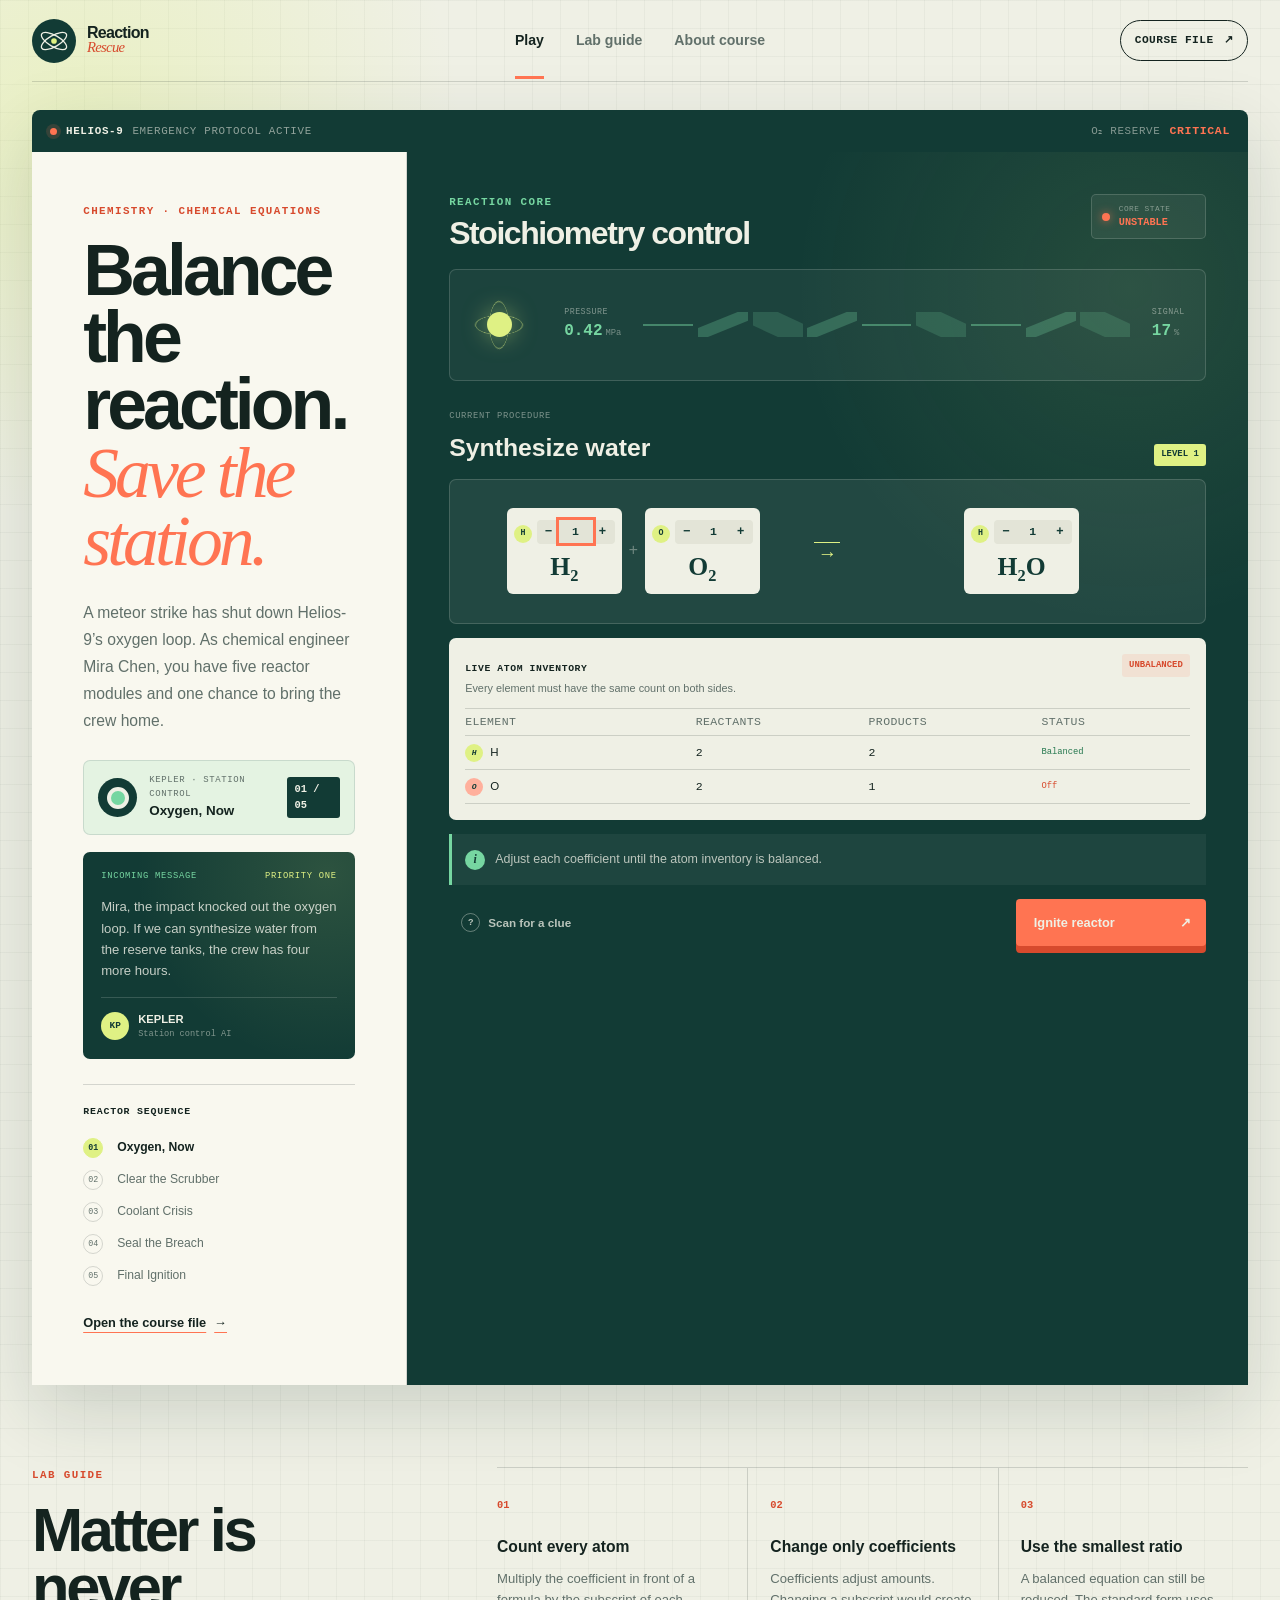
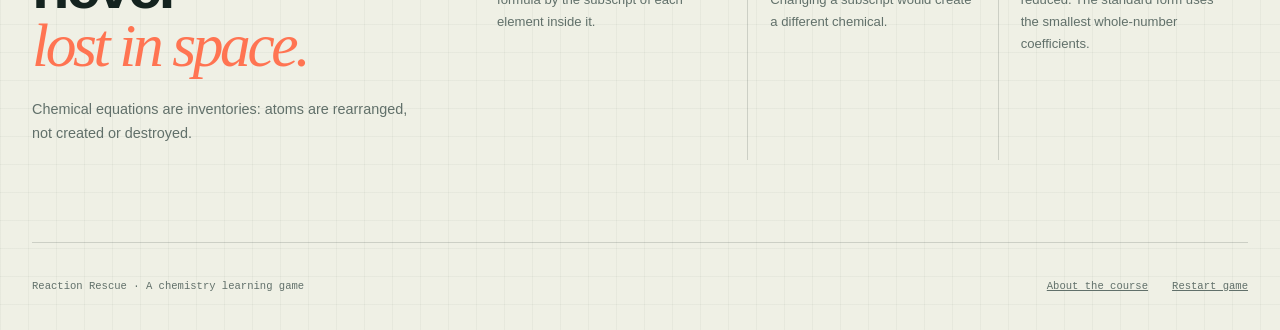
<file: index.html>
<!doctype html>
<html lang="en">
<head>
  <meta charset="utf-8">
  <meta name="viewport" content="width=device-width, initial-scale=1">
  <meta name="description" content="Reaction Rescue is a story-driven chemistry game about balancing chemical equations.">
  <meta name="theme-color" content="#eff0e5">
  <title>Reaction Rescue: Station Zero — Chemistry Game</title>
  <link rel="stylesheet" href="styles.css">
  <script src="game.js" defer></script>
</head>
<body>
  <a class="skip-link" href="#game">Skip to game</a>

  <header class="site-header">
    <a class="brand" href="index.html" aria-label="Reaction Rescue home">
      <span class="brand-symbol" aria-hidden="true">
        <svg viewBox="0 0 48 48">
          <circle cx="24" cy="24" r="4"></circle>
          <ellipse cx="24" cy="24" rx="20" ry="8" transform="rotate(30 24 24)"></ellipse>
          <ellipse cx="24" cy="24" rx="20" ry="8" transform="rotate(-30 24 24)"></ellipse>
        </svg>
      </span>
      <span class="brand-type">
        <strong>Reaction</strong>
        <strong>Rescue</strong>
      </span>
    </a>

    <nav class="site-nav" aria-label="Main navigation">
      <a href="index.html" aria-current="page">Play</a>
      <a href="#lab-guide">Lab guide</a>
      <a href="about.html">About course</a>
    </nav>

    <a class="outline-link" href="about.html">Course file <span aria-hidden="true">↗</span></a>
  </header>

  <main id="game">
    <section class="game-shell" aria-labelledby="game-title">
      <div class="alert-strip">
        <div>
          <span class="alert-pulse" aria-hidden="true"></span>
          <strong>Helios-9</strong>
          <span>Emergency protocol active</span>
        </div>
        <div class="alert-readout">
          <span>O₂ reserve</span>
          <strong>CRITICAL</strong>
        </div>
      </div>

      <div class="game-grid">
        <aside class="mission-panel">
          <p class="eyebrow">Chemistry · Chemical equations</p>
          <h1 id="game-title">Balance the reaction.<br><em>Save the station.</em></h1>
          <p class="intro">
            A meteor strike has shut down Helios-9’s oxygen loop. As chemical engineer Mira Chen, you have five reactor modules and one chance to bring the crew home.
          </p>

          <div class="station-status">
            <div class="status-avatar" aria-hidden="true">
              <span class="status-eye"></span>
            </div>
            <div>
              <small>KEPLER · STATION CONTROL</small>
              <strong id="missionName">Oxygen, Now</strong>
            </div>
            <span class="round-badge" id="roundBadge">01 / 05</span>
          </div>

          <div class="story-card">
            <div class="story-meta">
              <span>Incoming message</span>
              <span id="storyTag">Priority one</span>
            </div>
            <p id="storyText">
              Mira, the impact knocked out the oxygen loop. If we can synthesize water from the reserve tanks, the crew has four more hours.
            </p>
            <div class="story-signature">
              <span aria-hidden="true">KP</span>
              <div><strong>KEPLER</strong><small>Station control AI</small></div>
            </div>
          </div>

          <div class="mission-path">
            <p>Reactor sequence</p>
            <ol id="missionPath"></ol>
          </div>

          <a class="inline-link" href="about.html">Open the course file <span aria-hidden="true">→</span></a>
        </aside>

        <section class="lab-panel" aria-labelledby="console-title">
          <div class="lab-heading">
            <div>
              <p class="eyebrow">Reaction core</p>
              <h2 id="console-title">Stoichiometry control</h2>
            </div>
            <div class="lab-status">
              <span id="labStatusDot" aria-hidden="true"></span>
              <div><small>Core state</small><strong id="coreState">UNSTABLE</strong></div>
            </div>
          </div>

          <div class="reactor-band" aria-hidden="true">
            <div class="reactor-orb">
              <span class="orb-core"></span>
              <span class="orb-ring ring-one"></span>
              <span class="orb-ring ring-two"></span>
            </div>
            <div class="reactor-vitals">
              <span>Pressure</span><strong id="pressureValue">0.42</strong><i>MPa</i>
            </div>
            <div class="reactor-trace">
              <span></span><span></span><span></span><span></span><span></span><span></span><span></span><span></span><span></span>
            </div>
            <div class="reactor-vitals">
              <span>Signal</span><strong id="signalValue">17</strong><i>%</i>
            </div>
          </div>

          <div class="challenge-heading">
            <div>
              <span class="challenge-label">Current procedure</span>
              <h3 id="challengeTitle">Synthesize water</h3>
            </div>
            <span class="difficulty" id="difficultyLabel">Level 1</span>
          </div>

          <div class="equation-card" aria-label="Chemical equation">
            <div class="equation-side" id="reactants"></div>
            <div class="equation-arrow" aria-hidden="true">
              <span></span>
              <b>→</b>
            </div>
            <div class="equation-side" id="products"></div>
          </div>

          <div class="balance-panel">
            <div class="balance-heading">
              <div>
                <span>Live atom inventory</span>
                <p>Every element must have the same count on both sides.</p>
              </div>
              <span class="balance-state" id="balanceState">Unbalanced</span>
            </div>
            <div class="atom-table" role="table" aria-label="Atom count comparison">
              <div class="atom-row atom-head" role="row">
                <span role="columnheader">Element</span>
                <span role="columnheader">Reactants</span>
                <span role="columnheader">Products</span>
                <span role="columnheader">Status</span>
              </div>
              <div id="atomRows"></div>
            </div>
          </div>

          <div class="feedback" id="feedback" aria-live="polite">
            <span class="feedback-bullet" aria-hidden="true">i</span>
            <span id="feedbackText">Adjust each coefficient until the atom inventory is balanced.</span>
          </div>

          <div class="action-row">
            <button class="hint-button" id="hintButton" type="button">
              <span aria-hidden="true">?</span> Scan for a clue
            </button>
            <button class="ignite-button" id="igniteButton" type="button">
              <span>Ignite reactor</span>
              <span aria-hidden="true">↗</span>
            </button>
          </div>
        </section>
      </div>
    </section>

    <section class="lab-guide" id="lab-guide" aria-labelledby="guide-title">
      <div class="guide-copy">
        <p class="eyebrow">Lab guide</p>
        <h2 id="guide-title">Matter is never<br><em>lost in space.</em></h2>
        <p>Chemical equations are inventories: atoms are rearranged, not created or destroyed.</p>
      </div>
      <div class="guide-cards">
        <article>
          <span>01</span>
          <h3>Count every atom</h3>
          <p>Multiply the coefficient in front of a formula by the subscript of each element inside it.</p>
        </article>
        <article>
          <span>02</span>
          <h3>Change only coefficients</h3>
          <p>Coefficients adjust amounts. Changing a subscript would create a different chemical.</p>
        </article>
        <article>
          <span>03</span>
          <h3>Use the smallest ratio</h3>
          <p>A balanced equation can still be reduced. The standard form uses the smallest whole-number coefficients.</p>
        </article>
      </div>
    </section>
  </main>

  <footer class="site-footer">
    <p>Reaction Rescue · A chemistry learning game</p>
    <div>
      <a href="about.html">About the course</a>
      <a href="index.html">Restart game</a>
    </div>
  </footer>

  <dialog class="completion-dialog" id="completionDialog">
    <span class="completion-symbol" aria-hidden="true">⌁</span>
    <p class="eyebrow">Station stabilized</p>
    <h2 id="completionTitle">Helios-9 breathes again.</h2>
    <p id="completionMessage">
      The reactor reaches full power. Every element balances, every chamber holds, and the station waits safely for the rescue crew.
    </p>
    <div class="completion-stats">
      <span>Final score<strong id="finalScore">0</strong></span>
      <span>Accuracy<strong id="finalAccuracy">0%</strong></span>
    </div>
    <button class="ignite-button" id="replayButton" type="button">
      <span>Rerun the rescue</span>
      <span aria-hidden="true">↻</span>
    </button>
  </dialog>
</body>
</html>
</file>
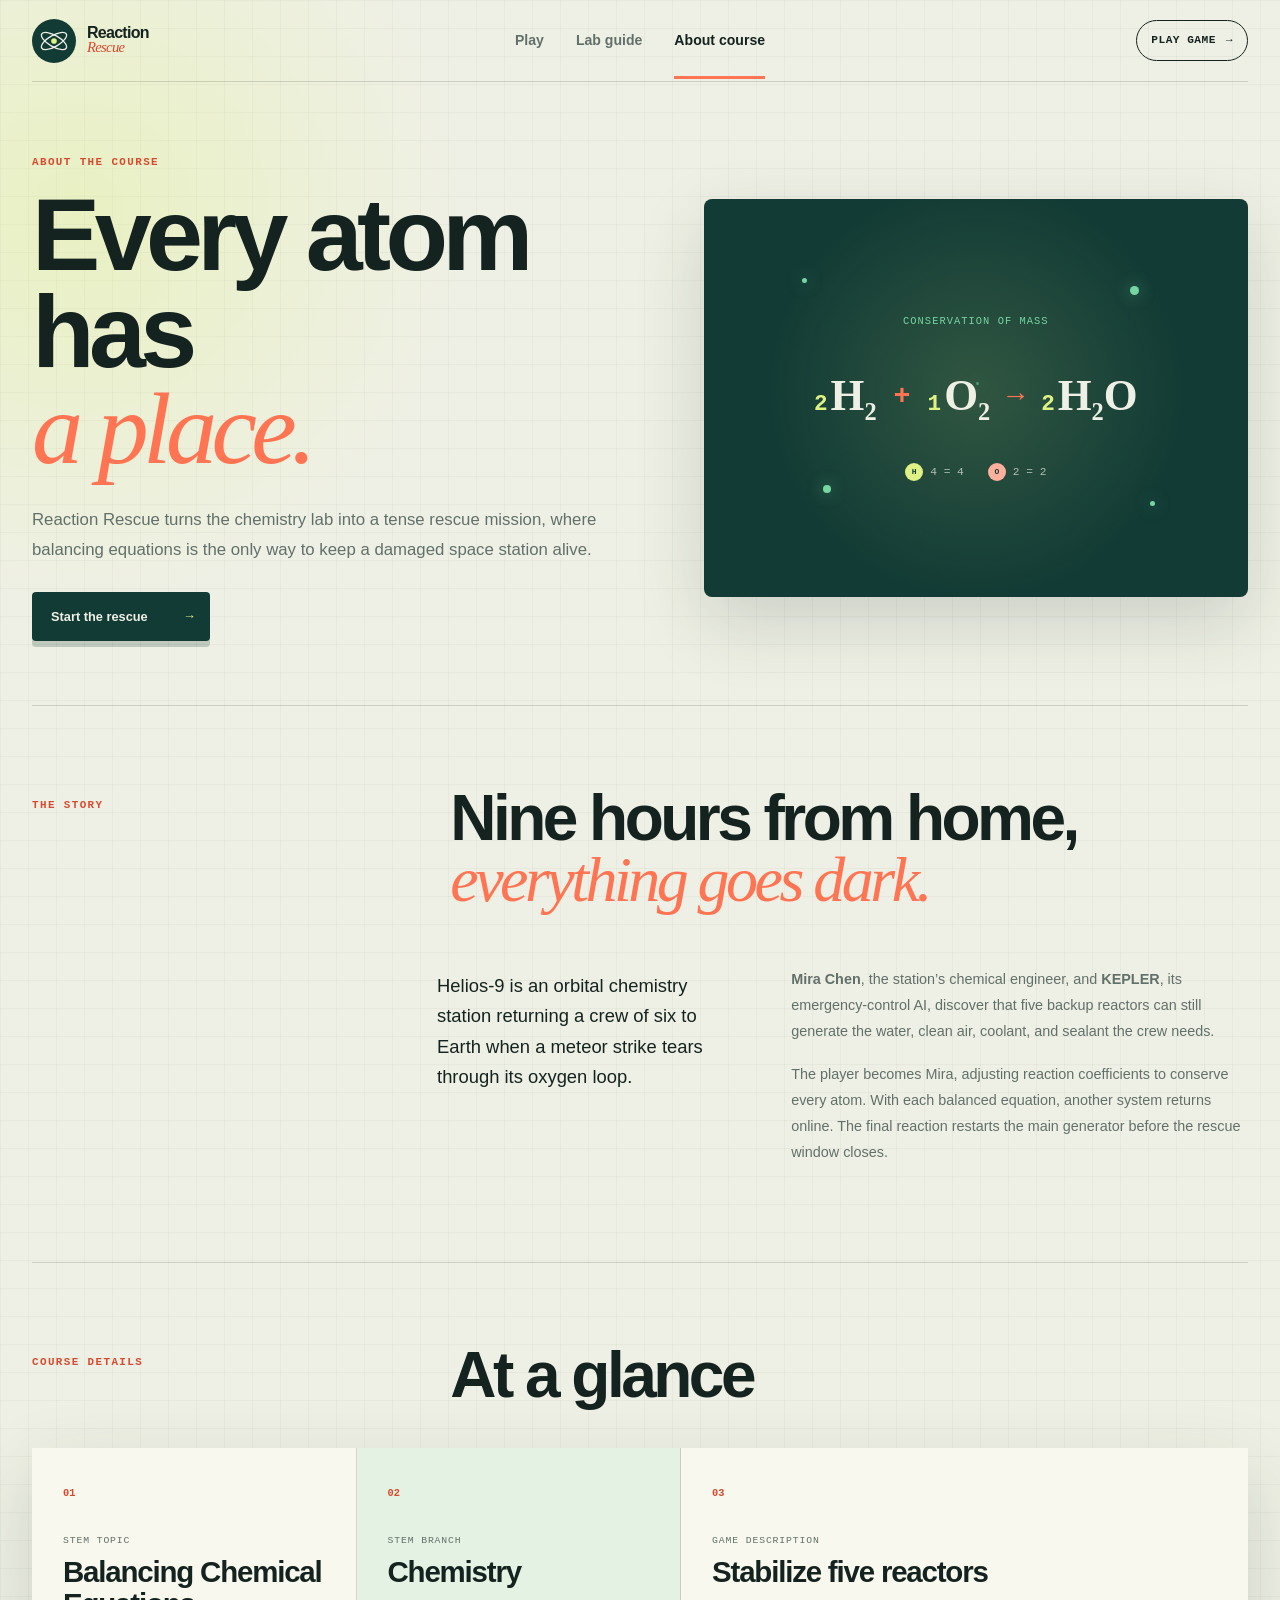
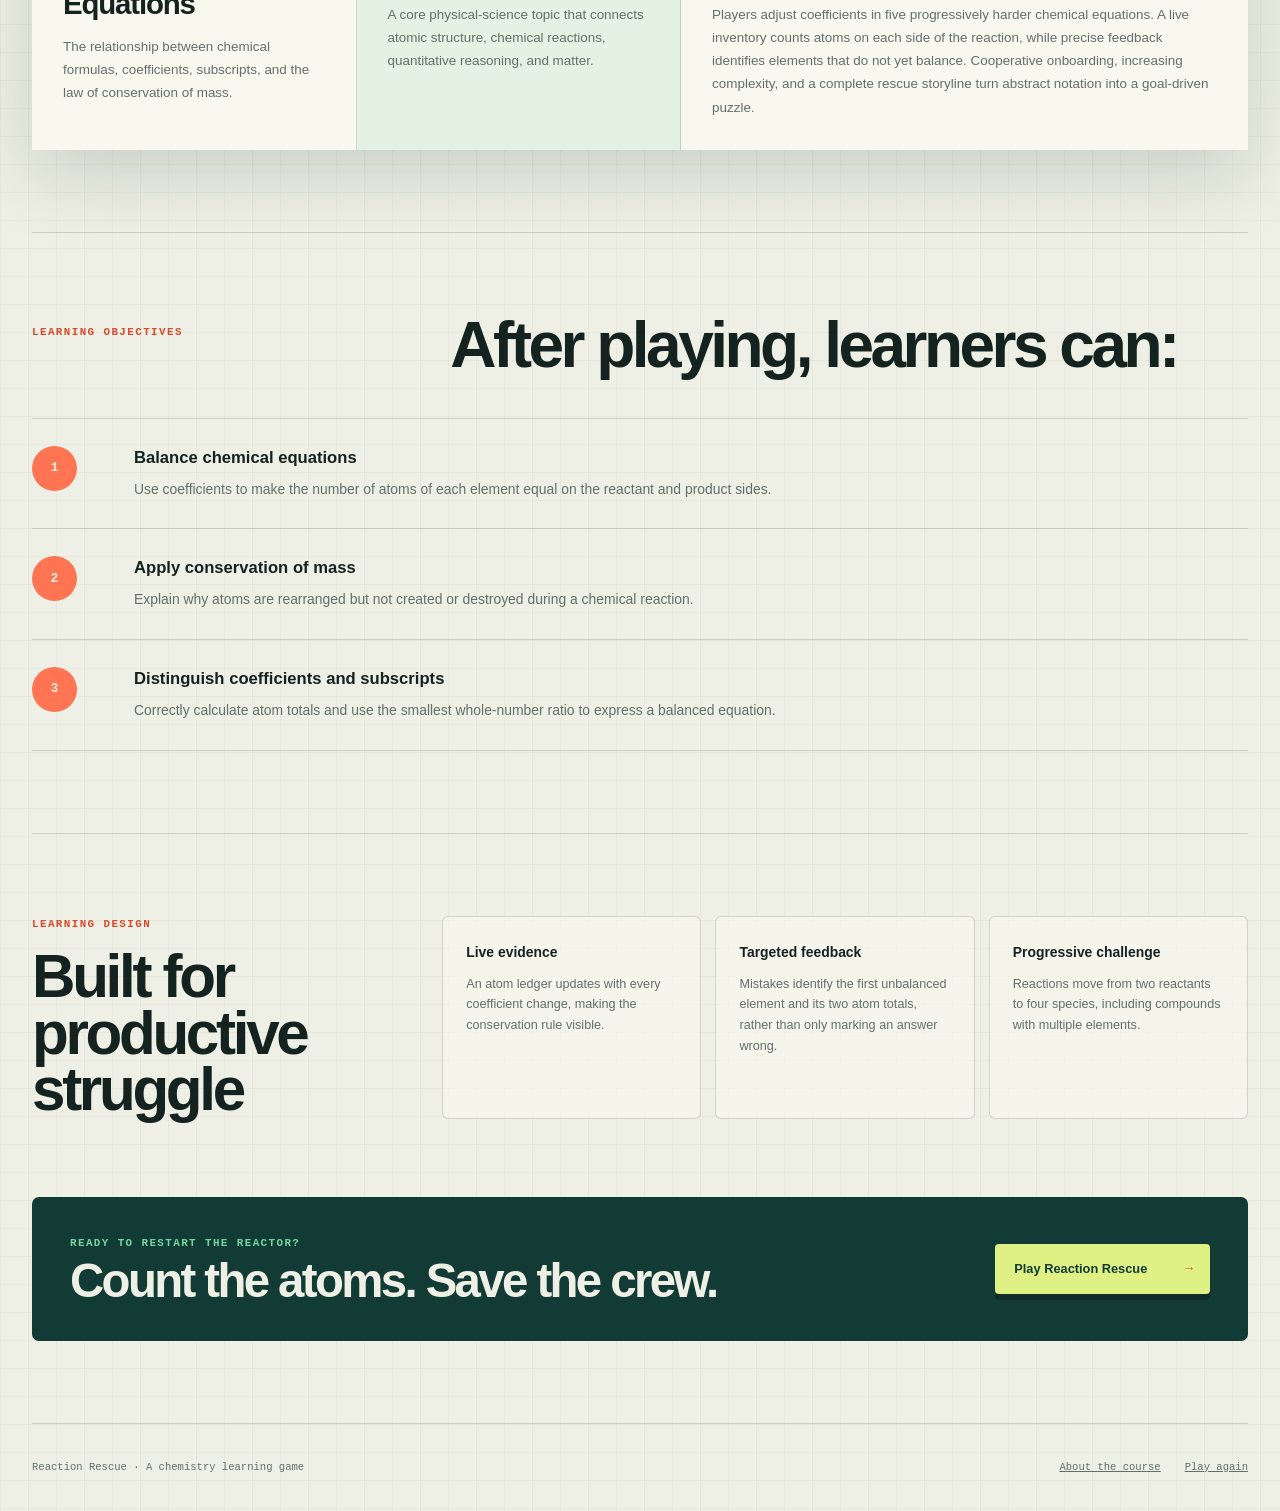
<file: about.html>
<!doctype html>
<html lang="en">
<head>
  <meta charset="utf-8">
  <meta name="viewport" content="width=device-width, initial-scale=1">
  <meta name="description" content="Course information for Reaction Rescue, a chemistry game about balancing equations.">
  <meta name="theme-color" content="#eff0e5">
  <title>About the Course — Reaction Rescue: Station Zero</title>
  <link rel="stylesheet" href="styles.css">
</head>
<body class="about-page">
  <a class="skip-link" href="#course-content">Skip to course information</a>

  <header class="site-header">
    <a class="brand" href="index.html" aria-label="Reaction Rescue home">
      <span class="brand-symbol" aria-hidden="true">
        <svg viewBox="0 0 48 48">
          <circle cx="24" cy="24" r="4"></circle>
          <ellipse cx="24" cy="24" rx="20" ry="8" transform="rotate(30 24 24)"></ellipse>
          <ellipse cx="24" cy="24" rx="20" ry="8" transform="rotate(-30 24 24)"></ellipse>
        </svg>
      </span>
      <span class="brand-type">
        <strong>Reaction</strong>
        <strong>Rescue</strong>
      </span>
    </a>

    <nav class="site-nav" aria-label="Main navigation">
      <a href="index.html">Play</a>
      <a href="index.html#lab-guide">Lab guide</a>
      <a href="about.html" aria-current="page">About course</a>
    </nav>

    <a class="outline-link" href="index.html">Play game <span aria-hidden="true">→</span></a>
  </header>

  <main class="about-main" id="course-content">
    <section class="about-hero" aria-labelledby="about-title">
      <div>
        <p class="eyebrow">About the course</p>
        <h1 class="about-title" id="about-title">Every atom has<br><em>a place.</em></h1>
        <p class="about-lead">
          Reaction Rescue turns the chemistry lab into a tense rescue mission, where balancing equations is the only way to keep a damaged space station alive.
        </p>
        <a class="start-button" href="index.html"><span>Start the rescue</span><span aria-hidden="true">→</span></a>
      </div>

      <div class="about-equation" aria-label="Balanced equation example">
        <div class="equation-ambient">
          <span></span><span></span><span></span><span></span><span></span>
        </div>
        <p>Conservation of mass</p>
        <div class="big-equation">
          <span><b>2</b>H<sub>2</sub></span>
          <i>+</i>
          <span><b>1</b>O<sub>2</sub></span>
          <i>→</i>
          <span><b>2</b>H<sub>2</sub>O</span>
        </div>
        <div class="equation-totals">
          <span><i class="element-dot">H</i>4 = 4</span>
          <span><i class="element-dot" data-element="O">O</i>2 = 2</span>
        </div>
      </div>
    </section>

    <section class="about-section story-section" aria-labelledby="story-title">
      <div class="about-section-title">
        <p class="eyebrow">The story</p>
        <h2 id="story-title">Nine hours from home,<br><em>everything goes dark.</em></h2>
      </div>
      <div class="story-columns">
        <p class="large-copy">
          Helios-9 is an orbital chemistry station returning a crew of six to Earth when a meteor strike tears through its oxygen loop.
        </p>
        <div>
          <p>
            <b>Mira Chen</b>, the station’s chemical engineer, and <b>KEPLER</b>, its emergency-control AI, discover that five backup reactors can still generate the water, clean air, coolant, and sealant the crew needs.
          </p>
          <p>
            The player becomes Mira, adjusting reaction coefficients to conserve every atom. With each balanced equation, another system returns online. The final reaction restarts the main generator before the rescue window closes.
          </p>
        </div>
      </div>
    </section>

    <section class="about-section" aria-labelledby="course-facts-title">
      <div class="about-section-title">
        <p class="eyebrow">Course details</p>
        <h2 id="course-facts-title">At a glance</h2>
      </div>
      <div class="course-grid">
        <article class="course-fact">
          <span>01</span>
          <p>STEM topic</p>
          <h3>Balancing Chemical Equations</h3>
          <p>The relationship between chemical formulas, coefficients, subscripts, and the law of conservation of mass.</p>
        </article>
        <article class="course-fact course-fact-green">
          <span>02</span>
          <p>STEM branch</p>
          <h3>Chemistry</h3>
          <p>A core physical-science topic that connects atomic structure, chemical reactions, quantitative reasoning, and matter.</p>
        </article>
        <article class="course-fact">
          <span>03</span>
          <p>Game description</p>
          <h3>Stabilize five reactors</h3>
          <p>
            Players adjust coefficients in five progressively harder chemical equations. A live inventory counts atoms on each side of the reaction, while precise feedback identifies elements that do not yet balance. Cooperative onboarding, increasing complexity, and a complete rescue storyline turn abstract notation into a goal-driven puzzle.
          </p>
        </article>
      </div>
    </section>

    <section class="about-section objectives" aria-labelledby="objectives-title">
      <div class="about-section-title">
        <p class="eyebrow">Learning objectives</p>
        <h2 id="objectives-title">After playing, learners can:</h2>
      </div>
      <ol>
        <li>
          <span>1</span>
          <div>
            <h3>Balance chemical equations</h3>
            <p>Use coefficients to make the number of atoms of each element equal on the reactant and product sides.</p>
          </div>
        </li>
        <li>
          <span>2</span>
          <div>
            <h3>Apply conservation of mass</h3>
            <p>Explain why atoms are rearranged but not created or destroyed during a chemical reaction.</p>
          </div>
        </li>
        <li>
          <span>3</span>
          <div>
            <h3>Distinguish coefficients and subscripts</h3>
            <p>Correctly calculate atom totals and use the smallest whole-number ratio to express a balanced equation.</p>
          </div>
        </li>
      </ol>
    </section>

    <section class="about-section teaching-notes" aria-labelledby="teaching-title">
      <div>
        <p class="eyebrow">Learning design</p>
        <h2 id="teaching-title">Built for productive struggle</h2>
      </div>
      <div class="teaching-cards">
        <article>
          <strong>Live evidence</strong>
          <p>An atom ledger updates with every coefficient change, making the conservation rule visible.</p>
        </article>
        <article>
          <strong>Targeted feedback</strong>
          <p>Mistakes identify the first unbalanced element and its two atom totals, rather than only marking an answer wrong.</p>
        </article>
        <article>
          <strong>Progressive challenge</strong>
          <p>Reactions move from two reactants to four species, including compounds with multiple elements.</p>
        </article>
      </div>
      <div class="course-cta">
        <div>
          <p class="eyebrow">Ready to restart the reactor?</p>
          <h2>Count the atoms. Save the crew.</h2>
        </div>
        <a class="start-button" href="index.html"><span>Play Reaction Rescue</span><span aria-hidden="true">→</span></a>
      </div>
    </section>
  </main>

  <footer class="site-footer">
    <p>Reaction Rescue · A chemistry learning game</p>
    <div>
      <a href="about.html">About the course</a>
      <a href="index.html">Play again</a>
    </div>
  </footer>
</body>
</html>
</file>
<file: styles.css>
:root {
  --paper: #eff0e5;
  --paper-2: #e3e4d7;
  --panel: #f9f8ef;
  --ink: #14231f;
  --muted: #61706a;
  --forest: #123b35;
  --forest-2: #1a4a43;
  --mint: #76d6a1;
  --acid: #dff184;
  --orange: #ff7452;
  --orange-dark: #d74a2d;
  --line: rgba(20, 35, 31, 0.16);
  --white-line: rgba(249, 248, 239, 0.16);
  --shadow: 0 26px 70px rgba(18, 44, 39, 0.16);
  --display: "Arial Black", "Avenir Next", Impact, sans-serif;
  --sans: "Avenir Next", "Segoe UI", Helvetica, Arial, sans-serif;
  --mono: "SFMono-Regular", Consolas, "Liberation Mono", monospace;
}

* {
  box-sizing: border-box;
}

html {
  scroll-behavior: smooth;
}

body {
  margin: 0;
  min-width: 320px;
  color: var(--ink);
  background:
    radial-gradient(circle at 6% 7%, rgba(223, 241, 132, 0.36), transparent 24rem),
    linear-gradient(rgba(20, 35, 31, 0.04) 1px, transparent 1px),
    linear-gradient(90deg, rgba(20, 35, 31, 0.04) 1px, transparent 1px),
    var(--paper);
  background-size: auto, 28px 28px, 28px 28px, auto;
  font-family: var(--sans);
  line-height: 1.5;
  -webkit-font-smoothing: antialiased;
}

button,
input,
a {
  font: inherit;
}

a {
  color: inherit;
}

button {
  color: inherit;
}

button:focus-visible,
input:focus-visible,
a:focus-visible {
  outline: 3px solid var(--orange);
  outline-offset: 3px;
}

.skip-link {
  position: absolute;
  top: 12px;
  left: 12px;
  z-index: 20;
  padding: 10px 14px;
  color: var(--paper);
  background: var(--forest);
  border-radius: 4px;
  transform: translateY(-180%);
}

.skip-link:focus {
  transform: translateY(0);
}

.site-header {
  width: min(1440px, calc(100% - 64px));
  min-height: 82px;
  margin: 0 auto;
  display: grid;
  grid-template-columns: 1fr auto 1fr;
  align-items: center;
  gap: 26px;
  border-bottom: 1px solid var(--line);
}

.brand {
  width: fit-content;
  display: inline-flex;
  align-items: center;
  gap: 11px;
  text-decoration: none;
}

.brand-symbol {
  width: 44px;
  height: 44px;
  display: grid;
  place-items: center;
  color: var(--paper);
  background: var(--forest);
  border-radius: 50%;
}

.brand-symbol svg {
  width: 34px;
  height: 34px;
  fill: none;
  stroke: currentColor;
  stroke-width: 1.8;
}

.brand-symbol circle {
  fill: var(--acid);
  stroke: none;
}

.brand-type {
  display: block;
  font-family: var(--display);
  font-size: 1rem;
  letter-spacing: -0.045em;
  line-height: 0.92;
}

.brand-type strong {
  display: block;
}

.brand-type strong:last-child {
  color: var(--orange-dark);
  font-family: Georgia, "Times New Roman", serif;
  font-size: 0.92rem;
  font-style: italic;
  font-weight: 400;
}

.site-nav {
  display: flex;
  align-items: center;
  gap: 32px;
}

.site-nav a {
  position: relative;
  padding: 27px 0;
  color: var(--muted);
  font-size: 0.88rem;
  font-weight: 700;
  text-decoration: none;
}

.site-nav a::after {
  content: "";
  position: absolute;
  right: 0;
  bottom: -1px;
  left: 0;
  height: 3px;
  background: var(--orange);
  transform: scaleX(0);
  transition: transform 180ms ease;
}

.site-nav a:hover::after,
.site-nav a[aria-current="page"]::after {
  transform: scaleX(1);
}

.site-nav a[aria-current="page"] {
  color: var(--ink);
}

.outline-link {
  justify-self: end;
  display: inline-flex;
  align-items: center;
  gap: 10px;
  padding: 11px 14px;
  font-family: var(--mono);
  font-size: 0.7rem;
  font-weight: 700;
  letter-spacing: 0.04em;
  text-decoration: none;
  text-transform: uppercase;
  border: 1px solid var(--ink);
  border-radius: 999px;
  transition: color 160ms ease, background 160ms ease;
}

.outline-link:hover {
  color: var(--paper);
  background: var(--forest);
}

.game-shell {
  width: min(1440px, calc(100% - 64px));
  margin: 28px auto 0;
  box-shadow: var(--shadow);
}

.alert-strip {
  min-height: 42px;
  display: flex;
  align-items: center;
  justify-content: space-between;
  gap: 20px;
  padding: 9px 18px;
  color: var(--paper);
  background: var(--forest);
  border-radius: 8px 8px 0 0;
  font-family: var(--mono);
  font-size: 0.68rem;
  letter-spacing: 0.06em;
  text-transform: uppercase;
}

.alert-strip > div,
.alert-readout {
  display: flex;
  align-items: center;
  gap: 9px;
}

.alert-strip > div:first-child > span:last-child {
  color: rgba(249, 248, 239, 0.55);
}

.alert-pulse {
  width: 7px;
  height: 7px;
  background: var(--orange);
  border-radius: 50%;
  box-shadow: 0 0 0 4px rgba(255, 116, 82, 0.15);
  animation: signal 1.8s ease-in-out infinite;
}

.alert-readout {
  color: rgba(249, 248, 239, 0.5);
}

.alert-readout strong {
  color: var(--orange);
  font-size: 0.72rem;
}

.game-grid {
  display: grid;
  grid-template-columns: minmax(330px, 0.74fr) minmax(650px, 1.66fr);
  background: var(--panel);
}

.mission-panel {
  min-width: 0;
  padding: clamp(32px, 4vw, 58px);
  border-right: 1px solid var(--line);
}

.eyebrow {
  margin: 0 0 17px;
  color: var(--orange-dark);
  font-family: var(--mono);
  font-size: 0.68rem;
  font-weight: 700;
  letter-spacing: 0.13em;
  text-transform: uppercase;
}

.mission-panel h1,
.lab-guide h2,
.about-title,
.about-section h2,
.completion-dialog h2 {
  margin: 0;
  font-family: var(--display);
  font-weight: 900;
  letter-spacing: -0.055em;
  line-height: 0.94;
}

.mission-panel h1 {
  max-width: 510px;
  font-size: clamp(3.25rem, 5.6vw, 5.65rem);
}

.mission-panel h1 em,
.lab-guide h2 em,
.about-title em,
.story-section h2 em {
  color: var(--orange);
  font-family: Georgia, "Times New Roman", serif;
  font-weight: 400;
}

.intro {
  margin: 25px 0;
  color: var(--muted);
  font-size: 0.98rem;
  line-height: 1.72;
}

.station-status {
  display: flex;
  align-items: center;
  gap: 12px;
  padding: 13px 14px;
  background: rgba(118, 214, 161, 0.16);
  border: 1px solid rgba(18, 59, 53, 0.13);
  border-radius: 7px;
}

.status-avatar {
  width: 39px;
  height: 39px;
  flex: 0 0 39px;
  display: grid;
  place-items: center;
  background: var(--forest);
  border-radius: 50%;
}

.status-eye {
  width: 14px;
  height: 14px;
  display: block;
  background: var(--mint);
  border: 4px solid var(--paper);
  border-radius: 50%;
  box-sizing: content-box;
}

.station-status small,
.station-status strong {
  display: block;
}

.station-status small {
  color: var(--muted);
  font-family: var(--mono);
  font-size: 0.56rem;
  letter-spacing: 0.07em;
}

.station-status strong {
  font-size: 0.84rem;
}

.round-badge {
  margin-left: auto;
  padding: 5px 7px;
  color: var(--paper);
  background: var(--forest);
  border-radius: 3px;
  font-family: var(--mono);
  font-size: 0.65rem;
  font-weight: 700;
}

.story-card {
  margin-top: 17px;
  padding: 18px;
  color: var(--paper);
  background:
    radial-gradient(circle at 90% 10%, rgba(223, 241, 132, 0.13), transparent 12rem),
    var(--forest);
  border-radius: 7px;
}

.story-meta,
.story-signature,
.story-signature div {
  display: flex;
  align-items: center;
}

.story-meta {
  justify-content: space-between;
  gap: 15px;
  color: var(--mint);
  font-family: var(--mono);
  font-size: 0.55rem;
  letter-spacing: 0.08em;
  text-transform: uppercase;
}

.story-meta span:last-child {
  color: var(--acid);
}

.story-card > p {
  margin: 13px 0 16px;
  color: rgba(249, 248, 239, 0.78);
  font-size: 0.82rem;
  line-height: 1.62;
}

.story-signature {
  gap: 9px;
  padding-top: 13px;
  border-top: 1px solid var(--white-line);
}

.story-signature > span {
  width: 28px;
  height: 28px;
  display: grid;
  place-items: center;
  color: var(--forest);
  background: var(--acid);
  border-radius: 50%;
  font-family: var(--mono);
  font-size: 0.59rem;
  font-weight: 700;
}

.story-signature div {
  align-items: flex-start;
  flex-direction: column;
  gap: 0;
}

.story-signature strong {
  font-size: 0.7rem;
}

.story-signature small {
  color: rgba(249, 248, 239, 0.48);
  font-family: var(--mono);
  font-size: 0.54rem;
}

.mission-path {
  margin-top: 25px;
  padding-top: 20px;
  border-top: 1px solid var(--line);
}

.mission-path > p {
  margin: 0 0 12px;
  font-family: var(--mono);
  font-size: 0.62rem;
  font-weight: 700;
  letter-spacing: 0.08em;
  text-transform: uppercase;
}

.mission-path ol {
  margin: 0;
  padding: 0;
  list-style: none;
}

.mission-path li {
  display: grid;
  grid-template-columns: 25px 1fr;
  gap: 9px;
  padding: 6px 0;
  color: var(--muted);
  font-size: 0.76rem;
}

.mission-path li span {
  width: 20px;
  height: 20px;
  display: grid;
  place-items: center;
  border: 1px solid var(--line);
  border-radius: 50%;
  font-family: var(--mono);
  font-size: 0.52rem;
}

.mission-path li.is-active {
  color: var(--ink);
  font-weight: 700;
}

.mission-path li.is-active span {
  color: var(--forest);
  background: var(--acid);
  border-color: var(--acid);
}

.mission-path li.is-complete span {
  color: var(--paper);
  background: var(--forest);
  border-color: var(--forest);
}

.inline-link {
  display: inline-flex;
  gap: 8px;
  margin-top: 21px;
  color: var(--ink);
  font-size: 0.8rem;
  font-weight: 700;
  text-decoration-color: var(--orange);
  text-underline-offset: 5px;
}

.lab-panel {
  min-width: 0;
  padding: clamp(27px, 3.3vw, 48px);
  color: var(--paper);
  background:
    radial-gradient(circle at 86% 11%, rgba(223, 241, 132, 0.09), transparent 21rem),
    var(--forest);
}

.lab-heading {
  display: flex;
  align-items: flex-start;
  justify-content: space-between;
  gap: 20px;
}

.lab-heading .eyebrow {
  margin-bottom: 6px;
  color: var(--mint);
}

.lab-heading h2 {
  margin: 0;
  font-family: var(--display);
  font-size: clamp(1.9rem, 2.5vw, 2.7rem);
  letter-spacing: -0.045em;
  line-height: 1;
}

.lab-status {
  min-width: 115px;
  display: flex;
  align-items: center;
  gap: 9px;
  padding: 8px 10px;
  background: rgba(249, 248, 239, 0.06);
  border: 1px solid var(--white-line);
  border-radius: 5px;
}

.lab-status > span {
  width: 8px;
  height: 8px;
  background: var(--orange);
  border-radius: 50%;
  box-shadow: 0 0 10px rgba(255, 116, 82, 0.72);
}

.lab-status > span.is-stable {
  background: var(--mint);
  box-shadow: 0 0 10px rgba(118, 214, 161, 0.72);
}

.lab-status small,
.lab-status strong {
  display: block;
}

.lab-status small {
  color: rgba(249, 248, 239, 0.45);
  font-family: var(--mono);
  font-size: 0.49rem;
  letter-spacing: 0.06em;
  text-transform: uppercase;
}

.lab-status strong {
  color: var(--orange);
  font-family: var(--mono);
  font-size: 0.64rem;
}

.reactor-band {
  min-height: 112px;
  display: grid;
  grid-template-columns: 72px auto 1fr auto;
  align-items: center;
  gap: 22px;
  margin: 20px 0;
  padding: 15px 20px;
  background: rgba(249, 248, 239, 0.045);
  border: 1px solid var(--white-line);
  border-radius: 7px;
}

.reactor-orb {
  position: relative;
  width: 58px;
  height: 58px;
  display: grid;
  place-items: center;
}

.orb-core {
  width: 25px;
  height: 25px;
  background: var(--acid);
  border-radius: 50%;
  box-shadow: 0 0 23px rgba(223, 241, 132, 0.55);
  animation: corePulse 2.2s ease-in-out infinite;
}

.orb-ring {
  position: absolute;
  inset: 5px;
  border: 1px solid rgba(223, 241, 132, 0.55);
  border-radius: 50%;
}

.ring-one {
  transform: rotateX(66deg) rotateZ(22deg);
}

.ring-two {
  transform: rotateY(66deg) rotateZ(-12deg);
}

.reactor-vitals span {
  display: block;
  color: rgba(249, 248, 239, 0.45);
  font-family: var(--mono);
  font-size: 0.52rem;
  letter-spacing: 0.06em;
  text-transform: uppercase;
}

.reactor-vitals strong {
  color: var(--mint);
  font-family: var(--mono);
  font-size: 1rem;
}

.reactor-vitals i {
  margin-left: 3px;
  color: rgba(249, 248, 239, 0.42);
  font-family: var(--mono);
  font-size: 0.55rem;
  font-style: normal;
}

.reactor-trace {
  display: flex;
  align-items: center;
  gap: 5px;
  overflow: hidden;
}

.reactor-trace span {
  width: 100%;
  height: 2px;
  background: rgba(118, 214, 161, 0.46);
  transform: skewY(var(--tilt, 0deg));
}

.reactor-trace span:nth-child(2n) {
  height: 13px;
  --tilt: -22deg;
  background: rgba(118, 214, 161, 0.27);
}

.reactor-trace span:nth-child(3n) {
  height: 25px;
  --tilt: 25deg;
  background: rgba(118, 214, 161, 0.19);
}

.challenge-heading {
  display: flex;
  align-items: flex-end;
  justify-content: space-between;
  gap: 20px;
  margin-bottom: 13px;
}

.challenge-label {
  color: rgba(249, 248, 239, 0.46);
  font-family: var(--mono);
  font-size: 0.55rem;
  letter-spacing: 0.08em;
  text-transform: uppercase;
}

.challenge-heading h3 {
  margin: 4px 0 0;
  font-size: clamp(1.2rem, 2vw, 1.55rem);
}

.difficulty {
  padding: 4px 7px;
  color: var(--forest);
  background: var(--acid);
  border-radius: 3px;
  font-family: var(--mono);
  font-size: 0.56rem;
  font-weight: 700;
  text-transform: uppercase;
}

.equation-card {
  min-height: 145px;
  display: grid;
  grid-template-columns: minmax(0, 1fr) 42px minmax(0, 1fr);
  align-items: center;
  gap: 8px;
  padding: 18px;
  background: rgba(249, 248, 239, 0.07);
  border: 1px solid var(--white-line);
  border-radius: 7px;
}

.equation-side {
  min-width: 0;
  display: flex;
  align-items: center;
  justify-content: center;
  gap: 7px;
}

.equation-plus {
  color: rgba(249, 248, 239, 0.36);
  font-family: var(--mono);
  font-size: 1rem;
}

.equation-arrow {
  display: grid;
  place-items: center;
  color: var(--acid);
}

.equation-arrow span {
  width: 26px;
  height: 1px;
  margin-bottom: 3px;
  background: currentColor;
}

.equation-arrow b {
  font-size: 1.2rem;
  line-height: 0.8;
}

.species {
  min-width: 70px;
  position: relative;
  padding: 10px 7px;
  color: var(--forest);
  background: var(--paper);
  border-radius: 6px;
  text-align: center;
}

.species-formula {
  display: block;
  margin-top: 7px;
  font-family: Georgia, "Times New Roman", serif;
  font-size: clamp(1.2rem, 2vw, 1.72rem);
  font-weight: 700;
  line-height: 1;
  white-space: nowrap;
}

.species-formula sub {
  font-size: 0.64em;
}

.coefficient-control {
  display: inline-flex;
  align-items: center;
  justify-content: center;
  gap: 3px;
  padding: 2px;
  background: var(--paper-2);
  border-radius: 4px;
}

.coefficient-control button {
  width: 20px;
  height: 20px;
  padding: 0;
  color: var(--forest);
  background: transparent;
  border: 0;
  border-radius: 3px;
  font-size: 0.78rem;
  font-weight: 800;
  line-height: 1;
  cursor: pointer;
}

.coefficient-control button:hover {
  background: var(--acid);
}

.coefficient-control input {
  width: 28px;
  padding: 0;
  color: var(--forest);
  background: transparent;
  border: 0;
  font-family: var(--mono);
  font-size: 0.72rem;
  font-weight: 700;
  text-align: center;
  appearance: textfield;
}

.coefficient-control input::-webkit-inner-spin-button,
.coefficient-control input::-webkit-outer-spin-button {
  margin: 0;
  appearance: none;
}

.atom-tag {
  display: inline-flex;
  align-items: center;
  justify-content: center;
  width: 18px;
  height: 18px;
  margin-bottom: 4px;
  color: var(--forest);
  background: var(--acid);
  border-radius: 50%;
  font-family: var(--mono);
  font-size: 0.52rem;
  font-weight: 700;
}

.balance-panel {
  margin-top: 14px;
  padding: 16px;
  color: var(--ink);
  background: var(--paper);
  border-radius: 7px;
}

.balance-heading {
  display: flex;
  align-items: flex-start;
  justify-content: space-between;
  gap: 20px;
  margin-bottom: 12px;
}

.balance-heading > div > span {
  font-family: var(--mono);
  font-size: 0.61rem;
  font-weight: 700;
  letter-spacing: 0.06em;
  text-transform: uppercase;
}

.balance-heading p {
  margin: 2px 0 0;
  color: var(--muted);
  font-size: 0.68rem;
}

.balance-state {
  flex: 0 0 auto;
  padding: 5px 7px;
  color: var(--orange-dark);
  background: rgba(255, 116, 82, 0.12);
  border-radius: 3px;
  font-family: var(--mono);
  font-size: 0.56rem;
  font-weight: 700;
  text-transform: uppercase;
}

.balance-state.is-balanced {
  color: var(--forest);
  background: var(--mint);
}

.atom-table {
  border-top: 1px solid var(--line);
}

.atom-row {
  min-height: 34px;
  display: grid;
  grid-template-columns: 1.35fr 1fr 1fr 0.9fr;
  align-items: center;
  gap: 8px;
  border-bottom: 1px solid var(--line);
}

.atom-row > span {
  display: flex;
  align-items: center;
  gap: 7px;
  font-size: 0.72rem;
}

.atom-row > span:nth-child(2),
.atom-row > span:nth-child(3) {
  font-family: var(--mono);
}

.atom-head {
  min-height: 27px;
  color: var(--muted);
  font-family: var(--mono);
  font-size: 0.49rem;
  letter-spacing: 0.05em;
  text-transform: uppercase;
}

.element-dot {
  width: 18px;
  height: 18px;
  display: grid;
  place-items: center;
  color: var(--forest);
  background: var(--acid);
  border-radius: 50%;
  font-family: var(--mono);
  font-size: 0.5rem;
  font-weight: 700;
}

.element-dot[data-element="O"] { background: #ffb09c; }
.element-dot[data-element="C"] { background: #c8baff; }
.element-dot[data-element="N"] { background: #a8d8ff; }
.element-dot[data-element="Fe"] { background: #ffd58a; }

.atom-row:not(.atom-head) > span:nth-child(4) {
  color: var(--orange-dark);
  font-family: var(--mono);
  font-size: 0.55rem;
}

.atom-row.is-balanced > span:nth-child(4) {
  color: #24774e;
}

.feedback {
  min-height: 51px;
  display: flex;
  align-items: center;
  gap: 10px;
  margin: 14px 0;
  padding: 11px 13px;
  color: rgba(249, 248, 239, 0.72);
  background: rgba(249, 248, 239, 0.05);
  border-left: 3px solid var(--mint);
  font-size: 0.78rem;
  transition: color 160ms ease, background 160ms ease;
}

.feedback.is-error {
  color: var(--paper);
  background: rgba(255, 116, 82, 0.16);
  border-color: var(--orange);
}

.feedback.is-success {
  color: var(--forest);
  background: var(--mint);
  border-color: var(--paper);
}

.feedback-bullet {
  width: 20px;
  height: 20px;
  flex: 0 0 20px;
  display: grid;
  place-items: center;
  color: var(--forest);
  background: var(--mint);
  border-radius: 50%;
  font-family: Georgia, serif;
  font-size: 0.74rem;
  font-style: italic;
  font-weight: 700;
}

.feedback.is-success .feedback-bullet {
  color: var(--paper);
  background: var(--forest);
}

.action-row {
  display: flex;
  align-items: stretch;
  justify-content: space-between;
  gap: 15px;
}

.hint-button,
.ignite-button {
  border: 0;
  border-radius: 4px;
  font-weight: 700;
  cursor: pointer;
}

.hint-button {
  display: inline-flex;
  align-items: center;
  gap: 8px;
  padding: 13px 12px;
  color: rgba(249, 248, 239, 0.72);
  background: transparent;
  font-size: 0.73rem;
}

.hint-button span {
  width: 19px;
  height: 19px;
  display: grid;
  place-items: center;
  border: 1px solid rgba(249, 248, 239, 0.36);
  border-radius: 50%;
  font-family: var(--mono);
  font-size: 0.58rem;
}

.hint-button:hover {
  color: var(--paper);
}

.ignite-button {
  min-width: 190px;
  display: inline-flex;
  align-items: center;
  justify-content: space-between;
  gap: 20px;
  padding: 14px 15px 14px 18px;
  color: var(--paper);
  background: var(--orange);
  box-shadow: 0 7px 0 var(--orange-dark);
  font-size: 0.8rem;
  transition: transform 140ms ease, box-shadow 140ms ease, background 140ms ease;
}

.ignite-button:hover {
  background: #ff886b;
  transform: translateY(-2px);
  box-shadow: 0 9px 0 var(--orange-dark);
}

.ignite-button:active {
  transform: translateY(4px);
  box-shadow: 0 3px 0 var(--orange-dark);
}

.ignite-button:disabled {
  opacity: 0.62;
  transform: none;
  cursor: default;
}

.lab-guide {
  width: min(1440px, calc(100% - 64px));
  display: grid;
  grid-template-columns: 0.8fr 1.6fr;
  gap: clamp(40px, 7vw, 110px);
  margin: 82px auto;
}

.lab-guide h2 {
  font-size: clamp(2.8rem, 4.8vw, 4.9rem);
}

.guide-copy > p:last-child {
  max-width: 400px;
  margin-top: 22px;
  color: var(--muted);
  font-size: 0.9rem;
  line-height: 1.7;
}

.guide-cards {
  display: grid;
  grid-template-columns: repeat(3, 1fr);
  border-top: 1px solid var(--line);
}

.guide-cards article {
  padding: 23px 22px 0 0;
}

.guide-cards article + article {
  padding-left: 22px;
  border-left: 1px solid var(--line);
}

.guide-cards article > span {
  color: var(--orange-dark);
  font-family: var(--mono);
  font-size: 0.65rem;
  font-weight: 700;
}

.guide-cards h3 {
  margin: 20px 0 9px;
  font-size: 0.98rem;
}

.guide-cards p {
  margin: 0;
  color: var(--muted);
  font-size: 0.82rem;
  line-height: 1.65;
}

.site-footer {
  width: min(1440px, calc(100% - 64px));
  min-height: 88px;
  margin: 0 auto;
  display: flex;
  align-items: center;
  justify-content: space-between;
  gap: 22px;
  color: var(--muted);
  border-top: 1px solid var(--line);
  font-family: var(--mono);
  font-size: 0.66rem;
}

.site-footer div {
  display: flex;
  gap: 24px;
}

.completion-dialog {
  width: min(480px, calc(100% - 32px));
  padding: 38px;
  color: var(--paper);
  background: var(--forest);
  border: 1px solid var(--white-line);
  border-radius: 10px;
  box-shadow: 0 35px 90px rgba(0, 0, 0, 0.36);
  text-align: center;
}

.completion-dialog::backdrop {
  background: rgba(9, 30, 27, 0.75);
  backdrop-filter: blur(5px);
}

.completion-symbol {
  width: 60px;
  height: 60px;
  display: grid;
  place-items: center;
  margin: 0 auto 20px;
  color: var(--forest);
  background: var(--acid);
  border-radius: 50%;
  font-size: 2rem;
}

.completion-dialog .eyebrow {
  color: var(--mint);
}

.completion-dialog h2 {
  font-size: 2.45rem;
}

.completion-dialog > p:not(.eyebrow) {
  color: rgba(249, 248, 239, 0.68);
  font-size: 0.85rem;
  line-height: 1.65;
}

.completion-stats {
  display: grid;
  grid-template-columns: 1fr 1fr;
  gap: 1px;
  margin: 23px 0 26px;
  background: var(--white-line);
  border: 1px solid var(--white-line);
}

.completion-stats span {
  padding: 13px;
  color: rgba(249, 248, 239, 0.55);
  background: var(--forest);
  font-family: var(--mono);
  font-size: 0.59rem;
  text-transform: uppercase;
}

.completion-stats strong {
  display: block;
  margin-top: 3px;
  color: var(--mint);
  font-size: 1.1rem;
}

.completion-dialog .ignite-button {
  width: 100%;
}

@keyframes signal {
  0%,
  100% { box-shadow: 0 0 0 3px rgba(255, 116, 82, 0.12); }
  50% { box-shadow: 0 0 0 6px rgba(255, 116, 82, 0.2); }
}

@keyframes corePulse {
  0%,
  100% { transform: scale(0.9); opacity: 0.72; }
  50% { transform: scale(1.05); opacity: 1; }
}

@media (max-width: 1120px) {
  .site-header {
    grid-template-columns: 1fr auto;
  }

  .site-nav {
    display: none;
  }

  .game-grid {
    grid-template-columns: 1fr;
  }

  .mission-panel {
    display: grid;
    grid-template-columns: 1.1fr 0.9fr;
    gap: 22px 45px;
    border-right: 0;
    border-bottom: 1px solid var(--line);
  }

  .mission-panel > .eyebrow,
  .mission-panel > h1,
  .mission-panel > .intro {
    grid-column: 1;
  }

  .mission-panel > h1 {
    font-size: clamp(3.5rem, 8vw, 5.5rem);
  }

  .station-status,
  .story-card,
  .mission-panel > .inline-link {
    grid-column: 2;
  }

  .station-status {
    align-self: end;
  }

  .story-card {
    margin-top: -60px;
  }

  .mission-path {
    display: none;
  }

  .lab-guide {
    grid-template-columns: 1fr;
    gap: 32px;
  }
}

@media (max-width: 740px) {
  .site-header,
  .game-shell,
  .lab-guide,
  .site-footer {
    width: min(100% - 28px, 1440px);
  }

  .site-header {
    min-height: 70px;
  }

  .brand-symbol {
    width: 37px;
    height: 37px;
  }

  .brand-symbol svg {
    width: 29px;
  }

  .outline-link {
    padding: 9px 11px;
    font-size: 0.6rem;
  }

  .game-shell {
    margin-top: 18px;
  }

  .alert-strip {
    padding-inline: 12px;
    font-size: 0.58rem;
  }

  .alert-strip > div:first-child > span:last-child {
    display: none;
  }

  .mission-panel {
    display: block;
    padding: 31px 23px 28px;
  }

  .mission-panel h1 {
    font-size: clamp(3rem, 13vw, 4.6rem);
  }

  .intro {
    font-size: 0.9rem;
  }

  .story-card {
    margin-top: 17px;
  }

  .lab-panel {
    padding: 24px 13px 27px;
  }

  .lab-heading {
    align-items: center;
    padding-inline: 6px;
  }

  .lab-status {
    min-width: 100px;
  }

  .reactor-band {
    grid-template-columns: 52px 1fr 1fr;
    gap: 12px;
    padding: 12px;
  }

  .reactor-orb {
    width: 48px;
    height: 48px;
  }

  .reactor-trace {
    display: none;
  }

  .equation-card {
    grid-template-columns: 1fr;
    gap: 12px;
    padding: 14px 10px;
  }

  .equation-side {
    flex-wrap: wrap;
    gap: 5px;
  }

  .equation-arrow {
    transform: rotate(90deg);
  }

  .species {
    min-width: 64px;
    padding: 8px 5px;
  }

  .species-formula {
    font-size: 1.28rem;
  }

  .coefficient-control button {
    width: 25px;
    height: 25px;
  }

  .balance-panel {
    padding: 14px 11px;
  }

  .balance-heading p {
    display: none;
  }

  .atom-row {
    grid-template-columns: 1.15fr 1fr 1fr 0.9fr;
  }

  .atom-head {
    font-size: 0.44rem;
  }

  .action-row {
    flex-direction: column-reverse;
    gap: 7px;
  }

  .ignite-button {
    width: 100%;
    min-height: 50px;
  }

  .hint-button {
    justify-content: center;
  }

  .lab-guide {
    margin-top: 57px;
    margin-bottom: 57px;
  }

  .guide-cards {
    grid-template-columns: 1fr;
  }

  .guide-cards article {
    padding: 21px 0;
  }

  .guide-cards article + article {
    padding-left: 0;
    border-top: 1px solid var(--line);
    border-left: 0;
  }

  .guide-cards h3 {
    margin-top: 8px;
  }

  .site-footer {
    min-height: 100px;
    flex-direction: column;
    align-items: flex-start;
    justify-content: center;
    gap: 8px;
  }

  .site-footer p {
    margin: 0;
  }

  .completion-dialog {
    padding: 31px 22px;
  }
}

@media (prefers-reduced-motion: reduce) {
  *,
  *::before,
  *::after {
    scroll-behavior: auto !important;
    animation-duration: 0.01ms !important;
    animation-iteration-count: 1 !important;
    transition-duration: 0.01ms !important;
  }
}

.equation-card.is-error {
  border-color: var(--orange);
  animation: reactionShake 260ms ease-in-out 2;
}

.equation-card.is-resolved {
  border-color: var(--mint);
  box-shadow: inset 0 0 32px rgba(118, 214, 161, 0.12);
}

.equation-card.is-resolved .species {
  background: var(--mint);
}

@keyframes reactionShake {
  0%,
  100% { transform: translateX(0); }
  33% { transform: translateX(-4px); }
  66% { transform: translateX(4px); }
}

/* Course information page */
.about-main {
  width: min(1440px, calc(100% - 64px));
  margin: 0 auto;
}

.about-hero {
  min-height: 610px;
  display: grid;
  grid-template-columns: 1.05fr 0.95fr;
  align-items: center;
  gap: 70px;
  padding: 72px 0 64px;
  border-bottom: 1px solid var(--line);
}

.about-title {
  font-size: clamp(4rem, 8vw, 7.9rem);
}

.about-lead {
  max-width: 630px;
  margin: 28px 0;
  color: var(--muted);
  font-size: 1.05rem;
  line-height: 1.76;
}

.start-button {
  width: fit-content;
  display: inline-flex;
  align-items: center;
  justify-content: space-between;
  gap: 38px;
  padding: 15px 17px 15px 19px;
  color: var(--paper);
  background: var(--forest);
  border-radius: 4px;
  box-shadow: 0 6px 0 rgba(18, 59, 53, 0.22);
  font-size: 0.8rem;
  font-weight: 700;
  text-decoration: none;
  transition: transform 150ms ease, box-shadow 150ms ease;
}

.start-button:hover {
  transform: translateY(-2px);
  box-shadow: 0 8px 0 rgba(18, 59, 53, 0.2);
}

.start-button span:last-child {
  color: var(--acid);
  font-family: var(--mono);
}

.about-equation {
  position: relative;
  min-height: 398px;
  overflow: hidden;
  display: flex;
  flex-direction: column;
  justify-content: center;
  gap: 33px;
  padding: 48px 35px;
  color: var(--paper);
  background:
    radial-gradient(circle at 50% 48%, rgba(223, 241, 132, 0.15), transparent 13rem),
    var(--forest);
  border-radius: 8px;
  box-shadow: var(--shadow);
}

.about-equation > p {
  position: relative;
  z-index: 1;
  margin: 0;
  color: var(--mint);
  font-family: var(--mono);
  font-size: 0.65rem;
  letter-spacing: 0.1em;
  text-align: center;
  text-transform: uppercase;
}

.equation-ambient {
  position: absolute;
  inset: 0;
}

.equation-ambient span {
  position: absolute;
  width: 5px;
  height: 5px;
  background: var(--mint);
  border-radius: 50%;
  box-shadow: 0 0 15px rgba(118, 214, 161, 0.55);
}

.equation-ambient span:nth-child(1) { top: 20%; left: 18%; }
.equation-ambient span:nth-child(2) { top: 72%; left: 22%; width: 8px; height: 8px; }
.equation-ambient span:nth-child(3) { top: 22%; right: 20%; width: 9px; height: 9px; }
.equation-ambient span:nth-child(4) { top: 76%; right: 17%; }
.equation-ambient span:nth-child(5) { top: 46%; left: 50%; width: 3px; height: 3px; opacity: 0.5; }

.big-equation {
  position: relative;
  z-index: 1;
  display: flex;
  align-items: center;
  justify-content: center;
  gap: clamp(8px, 1.4vw, 17px);
  white-space: nowrap;
  font-family: Georgia, "Times New Roman", serif;
  font-size: clamp(1.55rem, 3.4vw, 3.15rem);
  font-weight: 700;
}

.big-equation b {
  margin-right: 3px;
  color: var(--acid);
  font-family: var(--mono);
  font-size: 0.52em;
}

.big-equation i {
  color: var(--orange);
  font-family: var(--mono);
  font-size: 0.65em;
  font-style: normal;
}

.big-equation sub {
  font-size: 0.56em;
}

.equation-totals {
  position: relative;
  z-index: 1;
  display: flex;
  justify-content: center;
  gap: 24px;
}

.equation-totals > span {
  display: flex;
  align-items: center;
  gap: 7px;
  color: rgba(249, 248, 239, 0.68);
  font-family: var(--mono);
  font-size: 0.7rem;
}

.equation-totals .element-dot {
  font-style: normal;
}

.about-section {
  padding: 82px 0;
  border-bottom: 1px solid var(--line);
}

.about-section-title {
  display: grid;
  grid-template-columns: 0.76fr 1.62fr;
  gap: 44px;
  margin-bottom: 43px;
}

.about-section-title .eyebrow {
  margin-top: 9px;
}

.about-section h2 {
  max-width: 820px;
  font-size: clamp(2.65rem, 5vw, 4.7rem);
}

.story-section h2 em {
  color: var(--orange);
  font-family: Georgia, "Times New Roman", serif;
  font-weight: 400;
}

.story-columns {
  display: grid;
  grid-template-columns: 0.75fr 1.25fr;
  gap: 80px;
  margin-left: calc(31.5% + 22px);
}

.story-columns p {
  color: var(--muted);
  font-size: 0.9rem;
  line-height: 1.8;
}

.story-columns p + p {
  margin-top: 17px;
}

.story-columns .large-copy {
  color: var(--ink);
  font-size: 1.15rem;
  line-height: 1.65;
}

.course-grid {
  display: grid;
  grid-template-columns: 0.83fr 0.83fr 1.45fr;
  background: var(--panel);
  box-shadow: var(--shadow);
}

.course-fact {
  min-width: 0;
  padding: 31px;
  border-right: 1px solid var(--line);
}

.course-fact:last-child {
  border-right: 0;
}

.course-fact-green {
  background: rgba(118, 214, 161, 0.17);
}

.course-fact > span {
  display: inline-block;
  margin-bottom: 32px;
  color: var(--orange-dark);
  font-family: var(--mono);
  font-size: 0.65rem;
  font-weight: 700;
}

.course-fact > p:first-of-type {
  margin: 0 0 8px;
  color: var(--muted);
  font-family: var(--mono);
  font-size: 0.61rem;
  letter-spacing: 0.09em;
  text-transform: uppercase;
}

.course-fact h3 {
  margin: 0 0 15px;
  font-family: var(--display);
  font-size: clamp(1.45rem, 2.3vw, 2.1rem);
  letter-spacing: -0.04em;
  line-height: 1.08;
}

.course-fact p:last-child {
  margin: 0;
  color: var(--muted);
  font-size: 0.84rem;
  line-height: 1.72;
}

.objectives ol {
  margin: 0;
  padding: 0;
  list-style: none;
  border-top: 1px solid var(--line);
}

.objectives li {
  display: grid;
  grid-template-columns: 80px 1fr;
  gap: 22px;
  padding: 27px 0;
  border-bottom: 1px solid var(--line);
}

.objectives li > span {
  width: 45px;
  height: 45px;
  display: grid;
  place-items: center;
  color: var(--paper);
  background: var(--orange);
  border-radius: 50%;
  font-family: var(--mono);
  font-size: 0.78rem;
  font-weight: 700;
}

.objectives h3 {
  margin: 0 0 7px;
  font-size: 1.04rem;
}

.objectives li p {
  max-width: 820px;
  margin: 0;
  color: var(--muted);
  font-size: 0.87rem;
  line-height: 1.7;
}

.teaching-notes {
  display: grid;
  grid-template-columns: 0.75fr 1.65fr;
  gap: 44px;
  border-bottom: 0;
}

.teaching-notes > div:first-child h2 {
  font-size: clamp(2.5rem, 4.7vw, 4.5rem);
}

.teaching-cards {
  display: grid;
  grid-template-columns: repeat(3, 1fr);
  gap: 14px;
}

.teaching-cards article {
  padding: 23px;
  background: rgba(249, 248, 239, 0.64);
  border: 1px solid var(--line);
  border-radius: 6px;
}

.teaching-cards strong {
  font-size: 0.87rem;
}

.teaching-cards p {
  margin: 10px 0 0;
  color: var(--muted);
  font-size: 0.79rem;
  line-height: 1.65;
}

.course-cta {
  grid-column: 1 / -1;
  display: flex;
  align-items: center;
  justify-content: space-between;
  gap: 40px;
  margin-top: 34px;
  padding: 38px;
  color: var(--paper);
  background: var(--forest);
  border-radius: 7px;
}

.course-cta .eyebrow {
  margin-bottom: 8px;
  color: var(--mint);
}

.course-cta h2 {
  font-size: clamp(2rem, 3.7vw, 3.5rem);
}

.course-cta .start-button {
  flex: 0 0 auto;
  color: var(--forest);
  background: var(--acid);
  box-shadow: 0 6px 0 rgba(0, 0, 0, 0.24);
}

.course-cta .start-button span:last-child {
  color: var(--orange-dark);
}

@media (max-width: 1120px) {
  .about-hero {
    grid-template-columns: 1fr;
    gap: 45px;
  }

  .about-equation {
    min-height: 350px;
  }

  .story-columns {
    margin-left: 0;
  }

  .course-grid {
    grid-template-columns: 1fr 1fr;
  }

  .course-fact:last-child {
    grid-column: 1 / -1;
    border-top: 1px solid var(--line);
  }

  .teaching-notes {
    grid-template-columns: 1fr;
  }
}

@media (max-width: 740px) {
  .about-main {
    width: min(100% - 28px, 1440px);
  }

  .about-hero {
    min-height: auto;
    padding: 51px 0 43px;
  }

  .about-title {
    font-size: clamp(3.3rem, 14vw, 5.2rem);
  }

  .about-lead {
    font-size: 0.93rem;
  }

  .about-equation {
    min-height: 285px;
    gap: 24px;
    padding: 32px 18px;
  }

  .big-equation {
    font-size: clamp(1.36rem, 7vw, 2rem);
  }

  .about-section {
    padding: 56px 0;
  }

  .about-section-title {
    grid-template-columns: 1fr;
    gap: 9px;
    margin-bottom: 30px;
  }

  .about-section-title .eyebrow {
    margin: 0;
  }

  .story-columns {
    grid-template-columns: 1fr;
    gap: 18px;
  }

  .course-grid {
    grid-template-columns: 1fr;
  }

  .course-fact {
    padding: 25px 23px;
    border-right: 0;
    border-bottom: 1px solid var(--line);
  }

  .course-fact:last-child {
    grid-column: auto;
  }

  .objectives li {
    grid-template-columns: 52px 1fr;
    gap: 13px;
    padding: 22px 0;
  }

  .objectives li > span {
    width: 40px;
    height: 40px;
  }

  .teaching-cards {
    grid-template-columns: 1fr;
  }

  .course-cta {
    flex-direction: column;
    align-items: flex-start;
    padding: 29px 23px;
  }

  .course-cta .start-button {
    width: 100%;
  }
}
</file>
